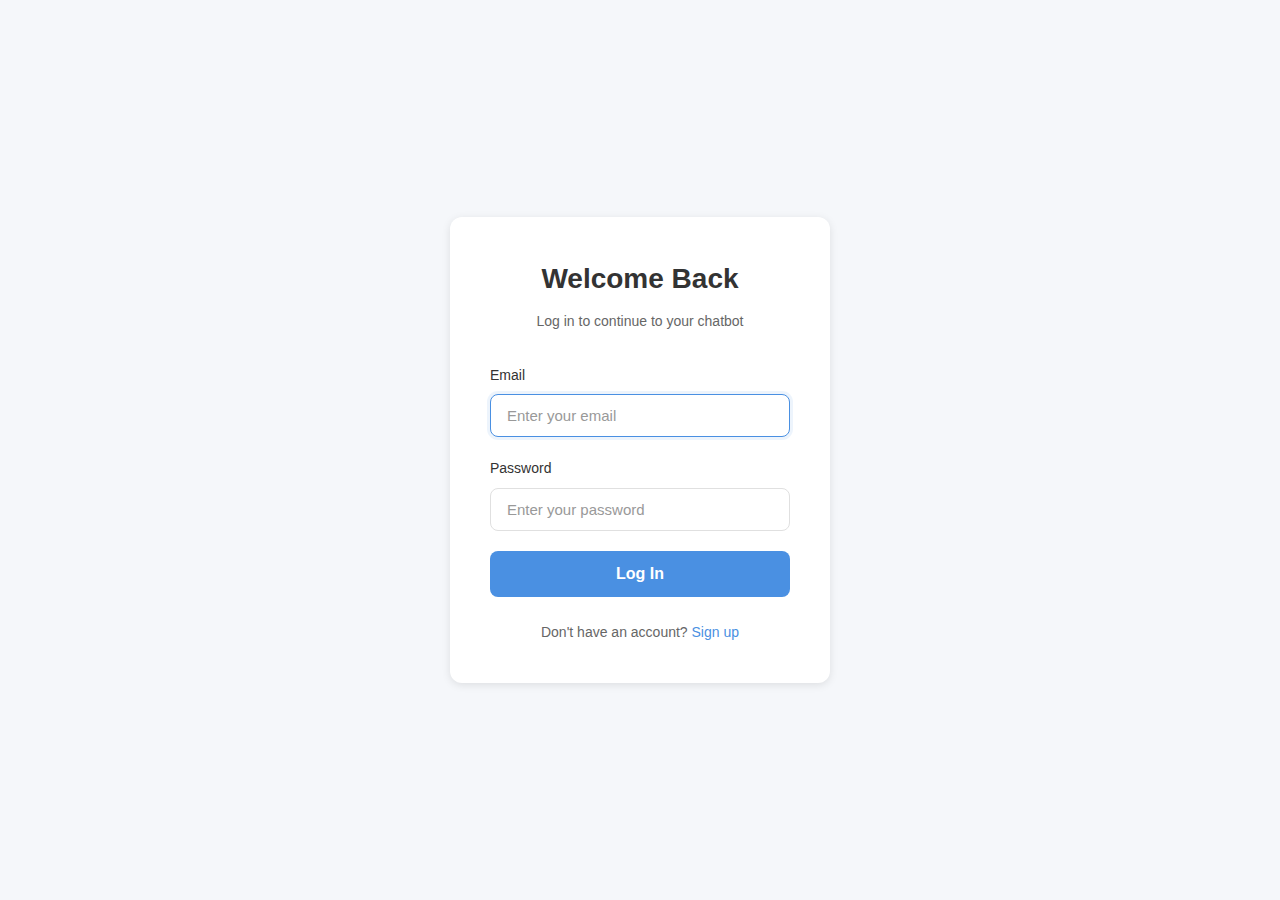
<file: frontend/index.html>
<!DOCTYPE html>
<html lang="en">
<head>
    <meta charset="UTF-8">
    <meta name="viewport" content="width=device-width, initial-scale=1.0">
    <title>Web Scraping Chatbot</title>
    <link rel="stylesheet" href="style.css">
</head>
<body>
    <!-- Main Container -->
    <div class="main-container">
        <!-- Collapsible Sidebar -->
        <aside class="sidebar" id="sidebar">
            <div class="sidebar-header">
                <button class="new-chat-btn" id="newChatBtn">
                    <span>+</span>
                    <span>New chat</span>
                </button>
            </div>
            <div class="chat-history" id="chatHistory">
                <!-- Chat history items will be dynamically inserted here -->
            </div>
        </aside>

        <!-- Main Chat Area -->
        <main class="chat-area">
            <!-- Top Navbar -->
            <nav class="navbar">
                <div class="navbar-brand">
                    <button class="toggle-sidebar-btn" id="toggleSidebarBtn">☰</button>
                    <h1>Web Scraping AI</h1>
                </div>
                <div class="navbar-user">
                    <span class="user-info" id="userInfo"></span>
                    <button class="logout-btn" id="logoutBtn">Logout</button>
                </div>
            </nav>

            <!-- Messages Container -->
            <div class="messages-container" id="messagesContainer">
                <!-- Chat messages will be dynamically inserted here -->
            </div>

            <!-- Input Section -->
            <div class="input-section">
                <div class="input-container">
                    <div class="input-row">
                        <input 
                            type="text" 
                            class="url-input" 
                            id="urlInput" 
                            placeholder="Website URL (optional - no need for https://)"
                        >
                    </div>
                    <div class="prompt-container">
                        <textarea 
                            class="prompt-textarea" 
                            id="promptTextarea" 
                            placeholder="Message Web Scraping AI..."
                            rows="1"
                        ></textarea>
                        <button class="send-btn" id="sendBtn" title="Send message">
                            <svg width="24" height="24" viewBox="0 0 24 24" fill="none" stroke="currentColor" stroke-width="2">
                                <path d="M22 2L11 13M22 2l-7 20-4-9-9-4 20-7z"/>
                            </svg>
                        </button>
                    </div>
                </div>
            </div>

            <!-- Loading Animation (hidden by default) -->
            <div class="loading-animation" id="loadingAnimation" style="display: none;">
                <div class="loading-content">
                    <div class="loading-spinner"></div>
                    <span class="loading-text">Thinking...</span>
                </div>
            </div>
        </main>
    </div>

    <script src="script.js"></script>
</body>
</html>
</file>
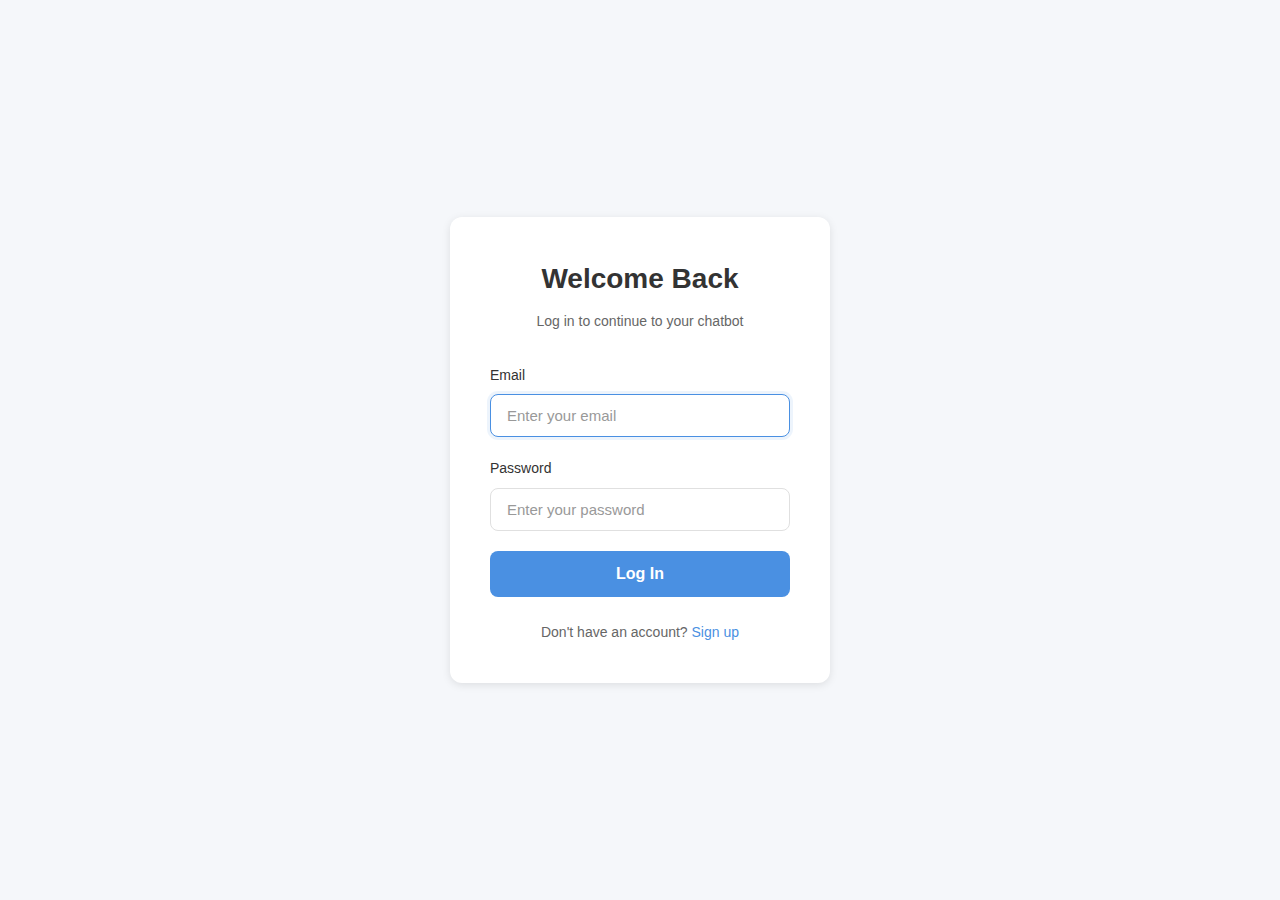
<file: frontend/login.html>
<!DOCTYPE html>
<html lang="en">
<head>
    <meta charset="UTF-8">
    <meta name="viewport" content="width=device-width, initial-scale=1.0">
    <title>Login - Web Scraping Chatbot</title>
    <link rel="stylesheet" href="auth.css">
</head>
<body>
    <div class="auth-container">
        <div class="auth-card">
            <h1>Welcome Back</h1>
            <p class="subtitle">Log in to continue to your chatbot</p>
            
            <form id="loginForm" onsubmit="handleLogin(event)">
                <div class="form-group">
                    <label for="email">Email</label>
                    <input 
                        type="email" 
                        id="email" 
                        name="email" 
                        placeholder="Enter your email"
                        required
                    >
                </div>
                
                <div class="form-group">
                    <label for="password">Password</label>
                    <input 
                        type="password" 
                        id="password" 
                        name="password" 
                        placeholder="Enter your password"
                        required
                    >
                </div>
                
                <div id="errorMessage" class="error-message"></div>
                
                <button type="submit" class="submit-btn" id="submitBtn">
                    <span id="btnText">Log In</span>
                    <span id="btnLoader" class="loader" style="display: none;"></span>
                </button>
            </form>
            
            <div class="auth-switch">
                Don't have an account? <a href="signup.html">Sign up</a>
            </div>
        </div>
    </div>
    
    <script src="login.js"></script>
</body>
</html>
</file>
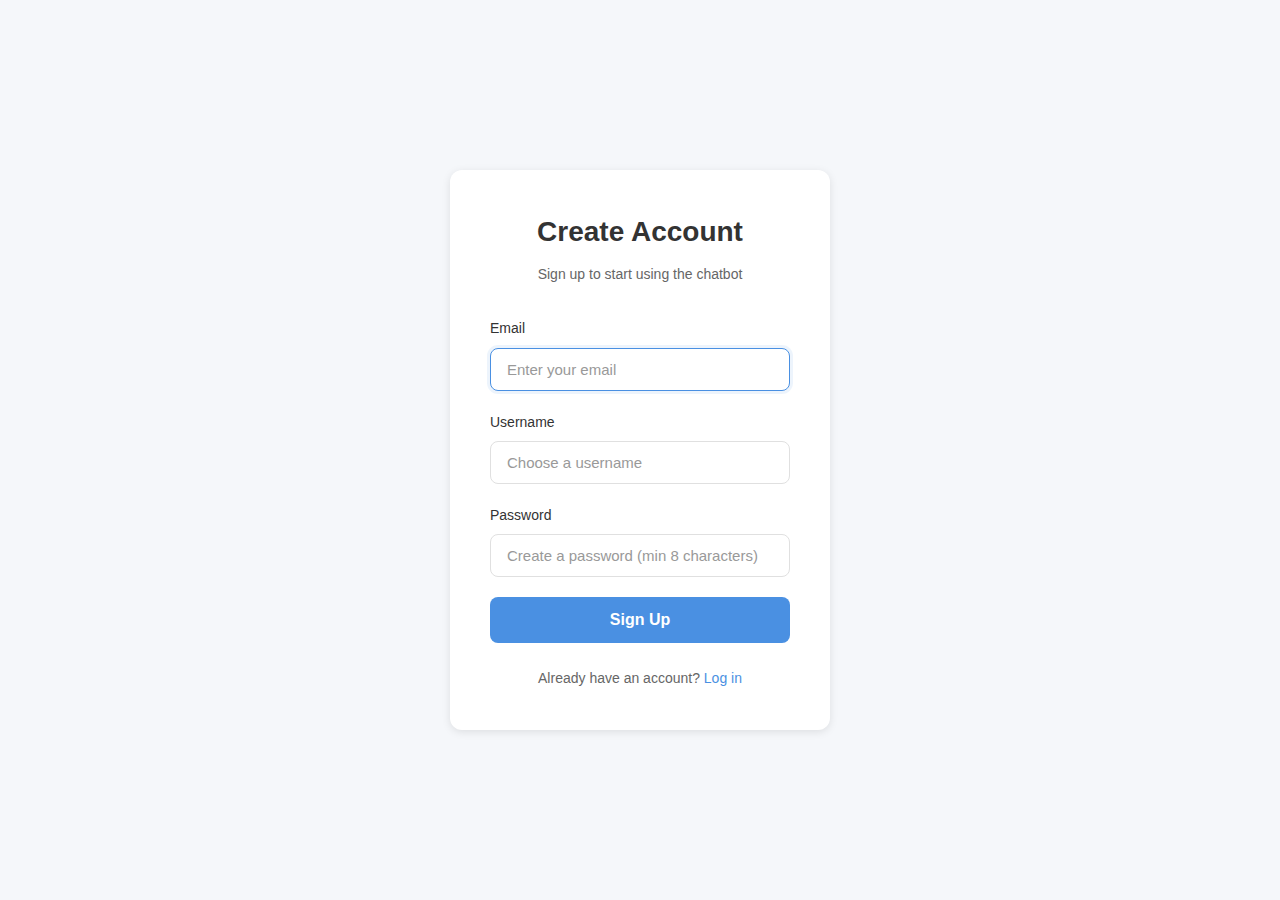
<file: frontend/signup.html>
<!DOCTYPE html>
<html lang="en">
<head>
    <meta charset="UTF-8">
    <meta name="viewport" content="width=device-width, initial-scale=1.0">
    <title>Sign Up - Web Scraping Chatbot</title>
    <link rel="stylesheet" href="auth.css">
</head>
<body>
    <div class="auth-container">
        <div class="auth-card">
            <h1>Create Account</h1>
            <p class="subtitle">Sign up to start using the chatbot</p>
            
            <form id="signupForm" onsubmit="handleSignup(event)">
                <div class="form-group">
                    <label for="email">Email</label>
                    <input 
                        type="email" 
                        id="email" 
                        name="email" 
                        placeholder="Enter your email"
                        required
                    >
                </div>
                
                <div class="form-group">
                    <label for="username">Username</label>
                    <input 
                        type="text" 
                        id="username" 
                        name="username" 
                        placeholder="Choose a username"
                        required
                    >
                </div>
                
                <div class="form-group">
                    <label for="password">Password</label>
                    <input 
                        type="password" 
                        id="password" 
                        name="password" 
                        placeholder="Create a password (min 8 characters)"
                        required
                    >
                </div>
                
                <div id="errorMessage" class="error-message"></div>
                
                <button type="submit" class="submit-btn" id="submitBtn">
                    <span id="btnText">Sign Up</span>
                    <span id="btnLoader" class="loader" style="display: none;"></span>
                </button>
            </form>
            
            <div class="auth-switch">
                Already have an account? <a href="login.html">Log in</a>
            </div>
        </div>
    </div>
    
    <script src="signup.js"></script>
</body>
</html>
</file>
<file: frontend/style.css>
/* Import Google Fonts */
@import url('https://fonts.googleapis.com/css2?family=Inter:wght@400;500;600;700&display=swap');

/* CSS Variables */
:root {
    /* Colors */
    --color-white: #ffffff;
    --color-dark: #333333;
    --color-gray-light: #f5f5f5;
    --color-gray-medium: #e0e0e0;
    --color-gray-dark: #666666;
    --color-blue-accent: #2563eb;
    --color-blue-hover: #1d4ed8;
    --color-blue-light: #dbeafe;
    --color-shadow: rgba(0, 0, 0, 0.1);
    --color-shadow-medium: rgba(0, 0, 0, 0.15);
    
    /* Spacing */
    --spacing-xs: 0.5rem;
    --spacing-sm: 0.75rem;
    --spacing-md: 1rem;
    --spacing-lg: 1.5rem;
    --spacing-xl: 2rem;
    
    /* Typography */
    --font-family: 'Inter', -apple-system, BlinkMacSystemFont, 'Segoe UI', sans-serif;
    --font-size-sm: 0.875rem;
    --font-size-base: 1rem;
    --font-size-lg: 1.125rem;
    --font-size-xl: 1.25rem;
    
    /* Layout */
    --navbar-height: 60px;
    --sidebar-width: 280px;
    --input-section-height: auto;
    --border-radius: 8px;
    --border-radius-lg: 12px;
}

/* Global Styles */
* {
    margin: 0;
    padding: 0;
    box-sizing: border-box;
}

body {
    font-family: var(--font-family);
    font-size: var(--font-size-base);
    color: var(--color-dark);
    background-color: var(--color-gray-light);
    overflow-x: hidden;
}

/* Navbar Styles */
.navbar {
    position: fixed;
    top: 0;
    left: 0;
    right: 0;
    height: var(--navbar-height);
    background-color: var(--color-white);
    border-bottom: 1px solid var(--color-gray-medium);
    display: flex;
    justify-content: space-between;
    align-items: center;
    padding: 0 var(--spacing-lg);
    z-index: 1000;
    box-shadow: 0 2px 4px var(--color-shadow);
}

.navbar-brand h1 {
    font-size: var(--font-size-xl);
    font-weight: 600;
    color: var(--color-dark);
}

.navbar-user {
    display: flex;
    align-items: center;
    gap: var(--spacing-md);
}

.user-info {
    font-size: var(--font-size-sm);
    color: var(--color-gray-dark);
    font-weight: 500;
}

.logout-btn {
    padding: var(--spacing-xs) var(--spacing-md);
    background-color: var(--color-white);
    color: var(--color-dark);
    border: 1px solid var(--color-gray-medium);
    border-radius: var(--border-radius);
    font-size: var(--font-size-sm);
    font-weight: 500;
    cursor: pointer;
    transition: all 0.2s ease;
}

.logout-btn:hover {
    background-color: var(--color-gray-light);
    border-color: var(--color-gray-dark);
}

/* Main Container */
.main-container {
    display: flex;
    margin-top: var(--navbar-height);
    height: calc(100vh - var(--navbar-height));
}

/* Sidebar Styles */
.sidebar {
    position: fixed;
    left: 0;
    top: var(--navbar-height);
    width: var(--sidebar-width);
    height: calc(100vh - var(--navbar-height));
    background-color: var(--color-white);
    border-right: 1px solid var(--color-gray-medium);
    display: flex;
    flex-direction: column;
    transition: transform 0.3s ease;
    z-index: 900;
}

.sidebar.collapsed {
    transform: translateX(-100%);
}

.sidebar-header {
    padding: var(--spacing-md);
    border-bottom: 1px solid var(--color-gray-medium);
    display: flex;
    justify-content: space-between;
    align-items: center;
}

.new-chat-btn {
    flex: 1;
    padding: var(--spacing-sm) var(--spacing-md);
    background-color: var(--color-blue-accent);
    color: var(--color-white);
    border: none;
    border-radius: var(--border-radius);
    font-size: var(--font-size-base);
    font-weight: 600;
    cursor: pointer;
    transition: background-color 0.2s ease;
}

.new-chat-btn:hover {
    background-color: var(--color-blue-hover);
}

.toggle-sidebar-btn {
    display: none;
    padding: var(--spacing-xs);
    background-color: transparent;
    border: none;
    font-size: var(--font-size-xl);
    cursor: pointer;
    color: var(--color-dark);
    margin-left: var(--spacing-sm);
}

.chat-history {
    flex: 1;
    overflow-y: auto;
    padding: var(--spacing-sm);
}

.chat-history-item {
    padding: var(--spacing-md);
    margin-bottom: var(--spacing-xs);
    background-color: var(--color-white);
    border: 1px solid var(--color-gray-medium);
    border-radius: var(--border-radius);
    cursor: pointer;
    transition: all 0.2s ease;
}

.chat-history-item:hover {
    background-color: var(--color-gray-light);
    border-color: var(--color-blue-accent);
    box-shadow: 0 2px 4px var(--color-shadow);
}

.chat-history-item.active {
    background-color: var(--color-blue-light);
    border-color: var(--color-blue-accent);
}

.chat-preview {
    font-size: var(--font-size-sm);
    color: var(--color-dark);
    overflow: hidden;
    text-overflow: ellipsis;
    white-space: nowrap;
}

.chat-timestamp {
    font-size: 0.75rem;
    color: var(--color-gray-dark);
    margin-top: var(--spacing-xs);
}

/* Chat Area Styles */
.chat-area {
    flex: 1;
    margin-left: var(--sidebar-width);
    display: flex;
    flex-direction: column;
    background-color: var(--color-gray-light);
    transition: margin-left 0.3s ease;
}

.sidebar.collapsed ~ .chat-area {
    margin-left: 0;
}

/* Messages Container */
.messages-container {
    flex: 1;
    overflow-y: auto;
    padding: var(--spacing-lg);
    display: flex;
    flex-direction: column;
    gap: var(--spacing-md);
}

/* Message Bubbles */
.message {
    display: flex;
    margin-bottom: var(--spacing-md);
    animation: fadeIn 0.3s ease;
}

@keyframes fadeIn {
    from {
        opacity: 0;
        transform: translateY(10px);
    }
    to {
        opacity: 1;
        transform: translateY(0);
    }
}

.message.user {
    justify-content: flex-end;
}

.message.assistant {
    justify-content: flex-start;
}

.message-bubble {
    max-width: 70%;
    padding: var(--spacing-md);
    border-radius: var(--border-radius-lg);
    box-shadow: 0 2px 8px var(--color-shadow);
    word-wrap: break-word;
}

.message.user .message-bubble {
    background-color: var(--color-blue-accent);
    color: var(--color-white);
    border-bottom-right-radius: 4px;
}

.message.assistant .message-bubble {
    background-color: var(--color-white);
    color: var(--color-dark);
    border-bottom-left-radius: 4px;
}

.message-content {
    line-height: 1.6;
    white-space: pre-wrap;
}

.message-timestamp {
    font-size: 0.75rem;
    margin-top: var(--spacing-xs);
    opacity: 0.7;
}

/* Input Section */
.input-section {
    background-color: var(--color-white);
    border-top: 1px solid var(--color-gray-medium);
    padding: var(--spacing-lg);
    box-shadow: 0 -2px 8px var(--color-shadow);
}

.input-row {
    display: flex;
    gap: var(--spacing-md);
    margin-bottom: var(--spacing-md);
}

.input-row:last-child {
    margin-bottom: 0;
}

.url-input {
    flex: 1;
    padding: var(--spacing-md);
    border: 1px solid var(--color-gray-medium);
    border-radius: var(--border-radius);
    font-size: var(--font-size-base);
    font-family: var(--font-family);
    transition: border-color 0.2s ease;
}

.url-input:focus {
    outline: none;
    border-color: var(--color-blue-accent);
    box-shadow: 0 0 0 3px var(--color-blue-light);
}

.prompt-textarea {
    flex: 1;
    padding: var(--spacing-md);
    border: 1px solid var(--color-gray-medium);
    border-radius: var(--border-radius);
    font-size: var(--font-size-base);
    font-family: var(--font-family);
    resize: vertical;
    min-height: 80px;
    transition: border-color 0.2s ease;
}

.prompt-textarea:focus {
    outline: none;
    border-color: var(--color-blue-accent);
    box-shadow: 0 0 0 3px var(--color-blue-light);
}

.send-btn {
    padding: var(--spacing-md) var(--spacing-xl);
    background-color: var(--color-blue-accent);
    color: var(--color-white);
    border: none;
    border-radius: var(--border-radius);
    font-size: var(--font-size-base);
    font-weight: 600;
    cursor: pointer;
    transition: background-color 0.2s ease;
    align-self: flex-end;
}

.send-btn:hover {
    background-color: var(--color-blue-hover);
}

.send-btn:disabled {
    background-color: var(--color-gray-medium);
    cursor: not-allowed;
}

/* Loading Animation */
.loading-animation {
    position: fixed;
    bottom: 200px;
    left: 50%;
    transform: translateX(-50%);
    display: flex;
    align-items: center;
    gap: var(--spacing-md);
    padding: var(--spacing-md) var(--spacing-lg);
    background-color: var(--color-white);
    border-radius: var(--border-radius-lg);
    box-shadow: 0 4px 12px var(--color-shadow-medium);
    z-index: 1000;
}

.loading-spinner {
    width: 24px;
    height: 24px;
    border: 3px solid var(--color-gray-medium);
    border-top-color: var(--color-blue-accent);
    border-radius: 50%;
    animation: spin 0.8s linear infinite;
}

@keyframes spin {
    to {
        transform: rotate(360deg);
    }
}

.loading-text {
    font-size: var(--font-size-sm);
    color: var(--color-gray-dark);
    font-weight: 500;
}

/* Scrollbar Styles */
.messages-container::-webkit-scrollbar,
.chat-history::-webkit-scrollbar {
    width: 8px;
}

.messages-container::-webkit-scrollbar-track,
.chat-history::-webkit-scrollbar-track {
    background: var(--color-gray-light);
}

.messages-container::-webkit-scrollbar-thumb,
.chat-history::-webkit-scrollbar-thumb {
    background: var(--color-gray-medium);
    border-radius: 4px;
}

.messages-container::-webkit-scrollbar-thumb:hover,
.chat-history::-webkit-scrollbar-thumb:hover {
    background: var(--color-gray-dark);
}

/* Responsive Design - Tablet */
@media (max-width: 1024px) {
    :root {
        --sidebar-width: 240px;
    }
    
    .message-bubble {
        max-width: 80%;
    }
}

/* Responsive Design - Mobile */
@media (max-width: 768px) {
    .navbar {
        padding: 0 var(--spacing-md);
    }
    
    .navbar-brand h1 {
        font-size: var(--font-size-lg);
    }
    
    .user-info {
        display: none;
    }
    
    .sidebar {
        width: 280px;
        transform: translateX(-100%);
    }
    
    .sidebar.open {
        transform: translateX(0);
    }
    
    .sidebar.collapsed {
        transform: translateX(-100%);
    }
    
    .toggle-sidebar-btn {
        display: block;
    }
    
    .chat-area {
        margin-left: 0;
    }
    
    .messages-container {
        padding: var(--spacing-md);
    }
    
    .message-bubble {
        max-width: 85%;
    }
    
    .input-section {
        padding: var(--spacing-md);
    }
    
    .input-row {
        flex-direction: column;
        gap: var(--spacing-sm);
    }
    
    .send-btn {
        width: 100%;
        align-self: stretch;
    }
    
    .loading-animation {
        bottom: 180px;
    }
}

@media (max-width: 480px) {
    .navbar-brand h1 {
        font-size: var(--font-size-base);
    }
    
    .logout-btn {
        padding: var(--spacing-xs) var(--spacing-sm);
        font-size: 0.75rem;
    }
    
    .message-bubble {
        max-width: 90%;
        padding: var(--spacing-sm) var(--spacing-md);
    }
    
    .messages-container {
        padding: var(--spacing-sm);
    }
}

/* Empty State */
.empty-state {
    display: flex;
    flex-direction: column;
    align-items: center;
    justify-content: center;
    height: 100%;
    color: var(--color-gray-dark);
    text-align: center;
    padding: var(--spacing-xl);
}

.empty-state-icon {
    font-size: 4rem;
    margin-bottom: var(--spacing-md);
    opacity: 0.3;
}

.empty-state-text {
    font-size: var(--font-size-lg);
    font-weight: 500;
    margin-bottom: var(--spacing-sm);
}

.empty-state-subtext {
    font-size: var(--font-size-sm);
    color: var(--color-gray-dark);
}

/* Error Message */
.error-message {
    padding: var(--spacing-md);
    background-color: #fee;
    border: 1px solid #fcc;
    border-radius: var(--border-radius);
    color: #c33;
    margin: var(--spacing-md);
    text-align: center;
}

/* Error Toast */
.error-toast {
    position: fixed;
    top: calc(var(--navbar-height) + var(--spacing-md));
    right: var(--spacing-md);
    padding: var(--spacing-md) var(--spacing-lg);
    background-color: #dc2626;
    color: var(--color-white);
    border-radius: var(--border-radius);
    box-shadow: 0 4px 12px var(--color-shadow-medium);
    z-index: 2000;
    animation: slideIn 0.3s ease;
    max-width: 400px;
    font-size: var(--font-size-sm);
    font-weight: 500;
}

@keyframes slideIn {
    from {
        transform: translateX(100%);
        opacity: 0;
    }
    to {
        transform: translateX(0);
        opacity: 1;
    }
}

/* Chat Item Styles */
.chat-item {
    padding: var(--spacing-md);
    margin-bottom: var(--spacing-xs);
    background-color: var(--color-white);
    border: 1px solid var(--color-gray-medium);
    border-radius: var(--border-radius);
    cursor: pointer;
    transition: all 0.2s ease;
}

.chat-item:hover {
    background-color: var(--color-gray-light);
    border-color: var(--color-blue-accent);
    box-shadow: 0 2px 4px var(--color-shadow);
}

.chat-item.active {
    background-color: var(--color-blue-light);
    border-color: var(--color-blue-accent);
}

/* Empty History */
.empty-history {
    padding: var(--spacing-lg);
    text-align: center;
    color: var(--color-gray-dark);
    font-size: var(--font-size-sm);
}

/* Message Styles for JavaScript Implementation */
.user-message {
    display: flex;
    flex-direction: column;
    align-items: flex-end;
    margin-bottom: var(--spacing-md);
}

.ai-message {
    display: flex;
    flex-direction: column;
    align-items: flex-start;
    margin-bottom: var(--spacing-md);
}

.user-message .message-content {
    background-color: var(--color-blue-accent);
    color: var(--color-white);
    padding: var(--spacing-md);
    border-radius: var(--border-radius-lg);
    border-bottom-right-radius: 4px;
    max-width: 70%;
    box-shadow: 0 2px 8px var(--color-shadow);
    word-wrap: break-word;
    line-height: 1.6;
}

.ai-message .message-content {
    background-color: var(--color-white);
    color: var(--color-dark);
    padding: var(--spacing-md);
    border-radius: var(--border-radius-lg);
    border-bottom-left-radius: 4px;
    max-width: 70%;
    box-shadow: 0 2px 8px var(--color-shadow);
    word-wrap: break-word;
    line-height: 1.6;
}

.message-url {
    font-size: var(--font-size-sm);
    color: var(--color-gray-dark);
    margin-bottom: var(--spacing-xs);
    font-style: italic;
}
</file>
<file: frontend/auth.css>
/* CSS Variables */
:root {
    --primary-color: #4A90E2;
    --primary-hover: #357ABD;
    --text-dark: #333333;
    --text-light: #666666;
    --border-color: #E0E0E0;
    --error-color: #E74C3C;
    --background: #F5F7FA;
    --white: #FFFFFF;
    --shadow: 0 2px 8px rgba(0, 0, 0, 0.1);
    --shadow-hover: 0 4px 12px rgba(0, 0, 0, 0.15);
}

/* Reset and Base Styles */
* {
    margin: 0;
    padding: 0;
    box-sizing: border-box;
}

body {
    font-family: -apple-system, BlinkMacSystemFont, 'Segoe UI', 'Roboto', 'Oxygen', 
                 'Ubuntu', 'Cantarell', 'Fira Sans', 'Droid Sans', 'Helvetica Neue', sans-serif;
    background: var(--background);
    color: var(--text-dark);
    line-height: 1.6;
    min-height: 100vh;
    display: flex;
    align-items: center;
    justify-content: center;
}

/* Auth Container */
.auth-container {
    width: 100%;
    max-width: 420px;
    padding: 20px;
}

/* Auth Card */
.auth-card {
    background: var(--white);
    border-radius: 12px;
    box-shadow: var(--shadow);
    padding: 40px;
    transition: box-shadow 0.3s ease;
}

.auth-card:hover {
    box-shadow: var(--shadow-hover);
}

/* Headings */
.auth-card h1 {
    font-size: 28px;
    font-weight: 600;
    color: var(--text-dark);
    margin-bottom: 8px;
    text-align: center;
}

.subtitle {
    font-size: 14px;
    color: var(--text-light);
    text-align: center;
    margin-bottom: 32px;
}

/* Form Styles */
form {
    width: 100%;
}

.form-group {
    margin-bottom: 20px;
}

.form-group label {
    display: block;
    font-size: 14px;
    font-weight: 500;
    color: var(--text-dark);
    margin-bottom: 8px;
}

.form-group input {
    width: 100%;
    padding: 12px 16px;
    font-size: 15px;
    border: 1px solid var(--border-color);
    border-radius: 8px;
    background: var(--white);
    color: var(--text-dark);
    transition: all 0.2s ease;
    outline: none;
}

.form-group input:focus {
    border-color: var(--primary-color);
    box-shadow: 0 0 0 3px rgba(74, 144, 226, 0.1);
}

.form-group input::placeholder {
    color: #999999;
}

/* Error Message */
.error-message {
    background: #FFEBEE;
    color: var(--error-color);
    padding: 12px 16px;
    border-radius: 8px;
    font-size: 14px;
    margin-bottom: 20px;
    display: none;
    border-left: 4px solid var(--error-color);
}

.error-message.show {
    display: block;
}

/* Submit Button */
.submit-btn {
    width: 100%;
    padding: 14px 24px;
    font-size: 16px;
    font-weight: 600;
    color: var(--white);
    background: var(--primary-color);
    border: none;
    border-radius: 8px;
    cursor: pointer;
    transition: all 0.2s ease;
    display: flex;
    align-items: center;
    justify-content: center;
    gap: 8px;
}

.submit-btn:hover {
    background: var(--primary-hover);
    transform: translateY(-1px);
    box-shadow: 0 4px 8px rgba(74, 144, 226, 0.3);
}

.submit-btn:active {
    transform: translateY(0);
}

.submit-btn:disabled {
    background: #CCCCCC;
    cursor: not-allowed;
    transform: none;
}

/* Loader */
.loader {
    width: 16px;
    height: 16px;
    border: 2px solid var(--white);
    border-top-color: transparent;
    border-radius: 50%;
    animation: spin 0.6s linear infinite;
}

@keyframes spin {
    to {
        transform: rotate(360deg);
    }
}

/* Auth Switch */
.auth-switch {
    text-align: center;
    margin-top: 24px;
    font-size: 14px;
    color: var(--text-light);
}

.auth-switch a {
    color: var(--primary-color);
    text-decoration: none;
    font-weight: 500;
    transition: color 0.2s ease;
}

.auth-switch a:hover {
    color: var(--primary-hover);
    text-decoration: underline;
}

/* Responsive Design */
@media (max-width: 480px) {
    .auth-container {
        padding: 16px;
    }
    
    .auth-card {
        padding: 32px 24px;
    }
    
    .auth-card h1 {
        font-size: 24px;
    }
    
    .form-group input {
        padding: 10px 14px;
        font-size: 14px;
    }
    
    .submit-btn {
        padding: 12px 20px;
        font-size: 15px;
    }
}
</file>
